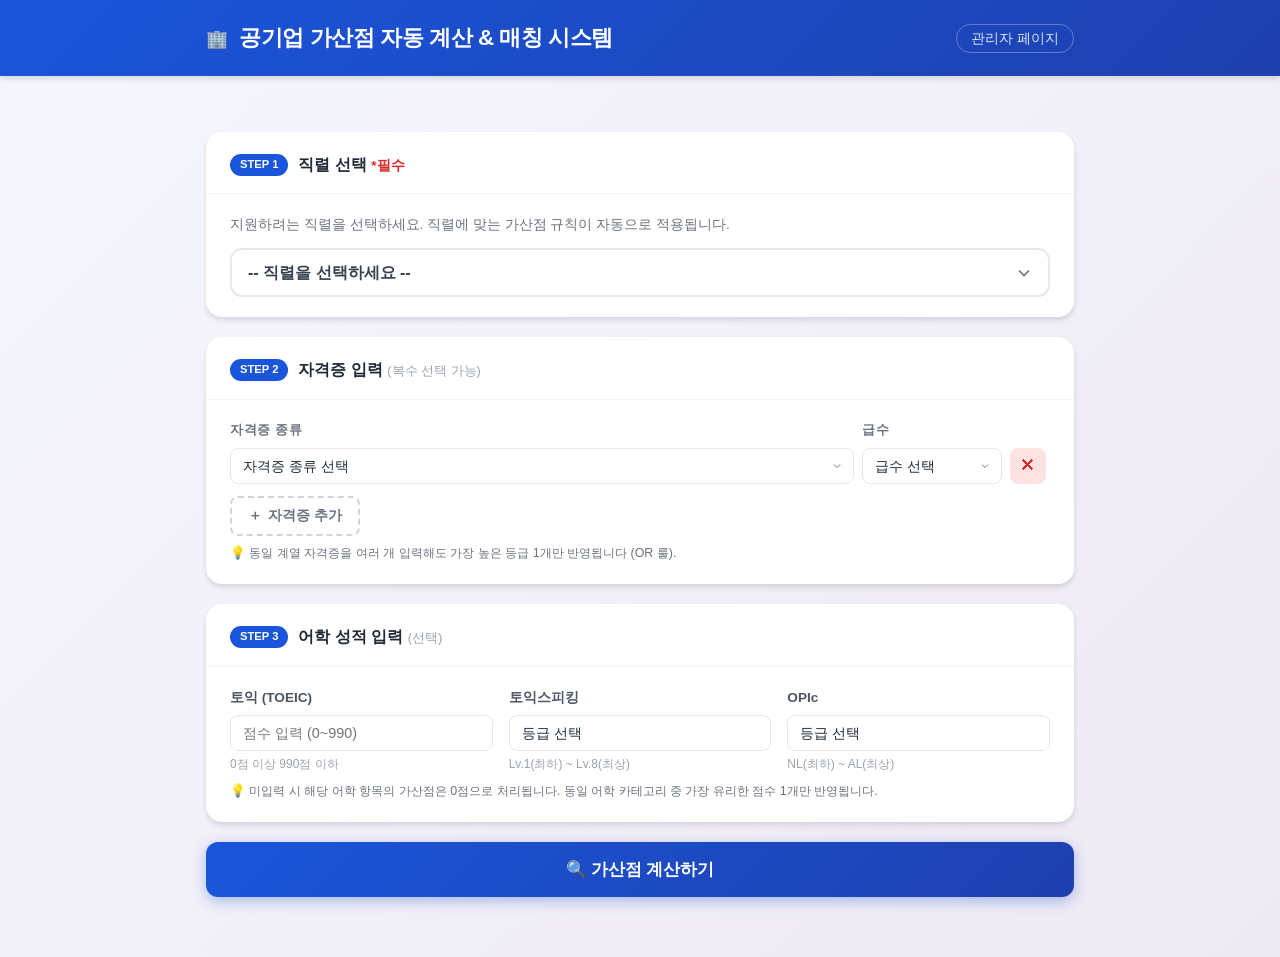
<file: frontend/index.html>
<!DOCTYPE html>
<html lang="ko">
<head>
  <meta charset="UTF-8" />
  <meta name="viewport" content="width=device-width, initial-scale=1.0" />
  <title>공기업 가산점 매칭 시스템</title>
  <link rel="stylesheet" href="css/style.css" />
</head>
<body>

<!-- ── 헤더 ─────────────────────────────────────────────────────── -->
<header class="site-header">
  <div class="container">
    <h1><span>🏢</span> 공기업 가산점 자동 계산 &amp; 매칭 시스템</h1>
    <nav class="header-nav">
      <a href="admin.html">관리자 페이지</a>
    </nav>
  </div>
</header>

<!-- ── Toast 컨테이너 ─────────────────────────────────────────────── -->
<div id="toast-container"></div>

<!-- ── 메인 컨테이너 ──────────────────────────────────────────────── -->
<main class="container">

  <!-- ════ 입력 섹션 ════════════════════════════════════════════════ -->
  <div id="input-section">

    <!-- STEP 1: 직렬 선택 (UC-001) -->
    <div class="card">
      <div class="card-header">
        <span class="step-badge">STEP 1</span>
        <h2>직렬 선택 <span style="color:var(--danger);font-size:0.85rem;">*필수</span></h2>
      </div>
      <div class="card-body">
        <p style="font-size:0.85rem;color:var(--gray-500);margin-bottom:12px;">
          지원하려는 직렬을 선택하세요. 직렬에 맞는 가산점 규칙이 자동으로 적용됩니다.
        </p>
        <div class="series-select-wrap">
          <select id="series-select" class="series-select">
            <option value="">-- 직렬을 선택하세요 --</option>
            <optgroup label="📁 일반직">
              <option value="행정">행정직 (경영·회계·행정)</option>
              <option value="사무">사무직</option>
              <option value="기술">기술직 (일반)</option>
            </optgroup>
            <optgroup label="⚡ 전력·에너지 기술직">
              <option value="전기">전기직</option>
              <option value="기계">기계직</option>
              <option value="화학">화학직</option>
              <option value="전기통신">전기통신직</option>
            </optgroup>
            <optgroup label="💻 IT 직군">
              <option value="IT">IT직 (정보처리·소프트웨어)</option>
              <option value="ICT">ICT직 (정보통신)</option>
            </optgroup>
            <optgroup label="🏗️ 건설·토목·건축">
              <option value="토목">토목직</option>
              <option value="건축">건축직</option>
            </optgroup>
            <optgroup label="🚂 철도 특수직 (한국철도공사 전용)">
              <option value="사무영업·열차승무">사무영업·열차승무</option>
              <option value="운전">운전직</option>
              <option value="차량">차량직</option>
            </optgroup>
          </select>
        </div>
        <div id="series-error" class="error-msg" style="display:none;margin-top:10px;"></div>
      </div>
    </div>

    <!-- STEP 2: 자격증 입력 (UC-002) -->
    <div class="card">
      <div class="card-header">
        <span class="step-badge">STEP 2</span>
        <h2>자격증 입력 <span style="color:var(--gray-400);font-size:0.8rem;font-weight:400;">(복수 선택 가능)</span></h2>
      </div>
      <div class="card-body">
        <div class="cert-table">
          <div class="cert-header">
            <span>자격증 종류</span>
            <span>급수</span>
            <span></span>
          </div>
          <div id="cert-table-body"></div>
        </div>
        <button class="btn-add-cert mt-12" id="btn-add-cert">
          <span>＋</span> 자격증 추가
        </button>
        <p class="text-xs text-gray-500 mt-8">
          💡 동일 계열 자격증을 여러 개 입력해도 가장 높은 등급 1개만 반영됩니다 (OR 룰).
        </p>
      </div>
    </div>

    <!-- STEP 3: 어학 성적 입력 (UC-003) -->
    <div class="card">
      <div class="card-header">
        <span class="step-badge">STEP 3</span>
        <h2>어학 성적 입력 <span style="color:var(--gray-400);font-size:0.8rem;font-weight:400;">(선택)</span></h2>
      </div>
      <div class="card-body">
        <div class="lang-grid">
          <div class="lang-item">
            <label for="toeic">토익 (TOEIC)</label>
            <input type="number" id="toeic" placeholder="점수 입력 (0~990)" min="0" max="990" />
            <div class="hint">0점 이상 990점 이하</div>
            <div id="toeic-error" class="error-msg" style="display:none;"></div>
          </div>
          <div class="lang-item">
            <label for="toeic-speaking">토익스피킹</label>
            <select id="toeic-speaking">
              <option value="">등급 선택</option>
              <option>Lv.1</option>
              <option>Lv.2</option>
              <option>Lv.3</option>
              <option>Lv.4</option>
              <option>Lv.5</option>
              <option>Lv.6</option>
              <option>Lv.7</option>
              <option>Lv.8</option>
            </select>
            <div class="hint">Lv.1(최하) ~ Lv.8(최상)</div>
          </div>
          <div class="lang-item">
            <label for="opic">OPIc</label>
            <select id="opic">
              <option value="">등급 선택</option>
              <option>NL</option>
              <option>IL</option>
              <option>IM1</option>
              <option>IM2</option>
              <option>IM3</option>
              <option>IH</option>
              <option>AL</option>
            </select>
            <div class="hint">NL(최하) ~ AL(최상)</div>
          </div>
        </div>
        <p class="text-xs text-gray-500 mt-8">
          💡 미입력 시 해당 어학 항목의 가산점은 0점으로 처리됩니다.
          동일 어학 카테고리 중 가장 유리한 점수 1개만 반영됩니다.
        </p>
      </div>
    </div>

    <!-- 계산하기 버튼 -->
    <button class="btn-calculate" id="btn-calculate">
      🔍 가산점 계산하기
    </button>

  </div><!-- / input-section -->

  <!-- ════ 결과 섹션 ════════════════════════════════════════════════ -->
  <div id="result-section" style="display:none;">

    <!-- 결과 헤더 -->
    <div class="result-header">
      <div>
        <h2 id="result-title">📊 나의 공기업 가산점 매칭 결과</h2>
        <div id="result-subtitle" class="subtitle"></div>
      </div>
      <button class="btn-back" id="btn-back">← 스펙 수정하기</button>
    </div>

    <!-- 요약 카드 -->
    <div class="summary-grid">
      <div class="summary-card">
        <div class="s-label">조회 기업 수</div>
        <div class="s-value" id="summary-total">-</div>
        <div class="s-sub">개 기업</div>
      </div>
      <div class="summary-card">
        <div class="s-label">만점 기업</div>
        <div class="s-value" id="summary-perfect">-</div>
        <div class="s-sub">개 (100%)</div>
      </div>
      <div class="summary-card">
        <div class="s-label">평균 매칭률</div>
        <div class="s-value" id="summary-avg">-</div>
        <div class="s-sub">전체 기준</div>
      </div>
    </div>

    <!-- 결과 테이블 -->
    <div class="card">
      <div class="result-table-wrapper">
        <table class="result-table">
          <thead>
            <tr>
              <th style="width:44px;text-align:center;">#</th>
              <th>공기업명</th>
              <th style="white-space:nowrap;">내 가산점 / 최대</th>
              <th style="min-width:140px;">매칭률</th>
              <th>상태</th>
            </tr>
          </thead>
          <tbody id="result-table-body"></tbody>
        </table>
      </div>
    </div>

    <!-- 안내 -->
    <div class="card" style="background:var(--primary-light);border:1.5px solid var(--primary)20;">
      <div class="card-body" style="padding:16px 20px;">
        <p class="text-sm" style="color:var(--primary);font-weight:600;">
          📌 매칭률 100% 기업은 현재 스펙으로 최고 가산점을 달성할 수 있습니다.
          피드백 버튼을 클릭하면 부족한 항목별 맞춤 개선 방향을 확인할 수 있습니다.
        </p>
        <p class="text-sm text-gray-500 mt-8">
          ※ 본 결과는 입력 스펙 기준 자동 계산값으로 실제 공기업 채용 공고를 반드시 확인하세요.
          가산점 정책은 공기업별·채용 시기별로 변동될 수 있습니다.
        </p>
      </div>
    </div>

  </div><!-- / result-section -->

</main><!-- / container -->

<script src="js/data.js"></script>
<script src="js/engine.js"></script>
<script src="js/api.js"></script>
<script src="js/main.js"></script>
</body>
</html>
</file>
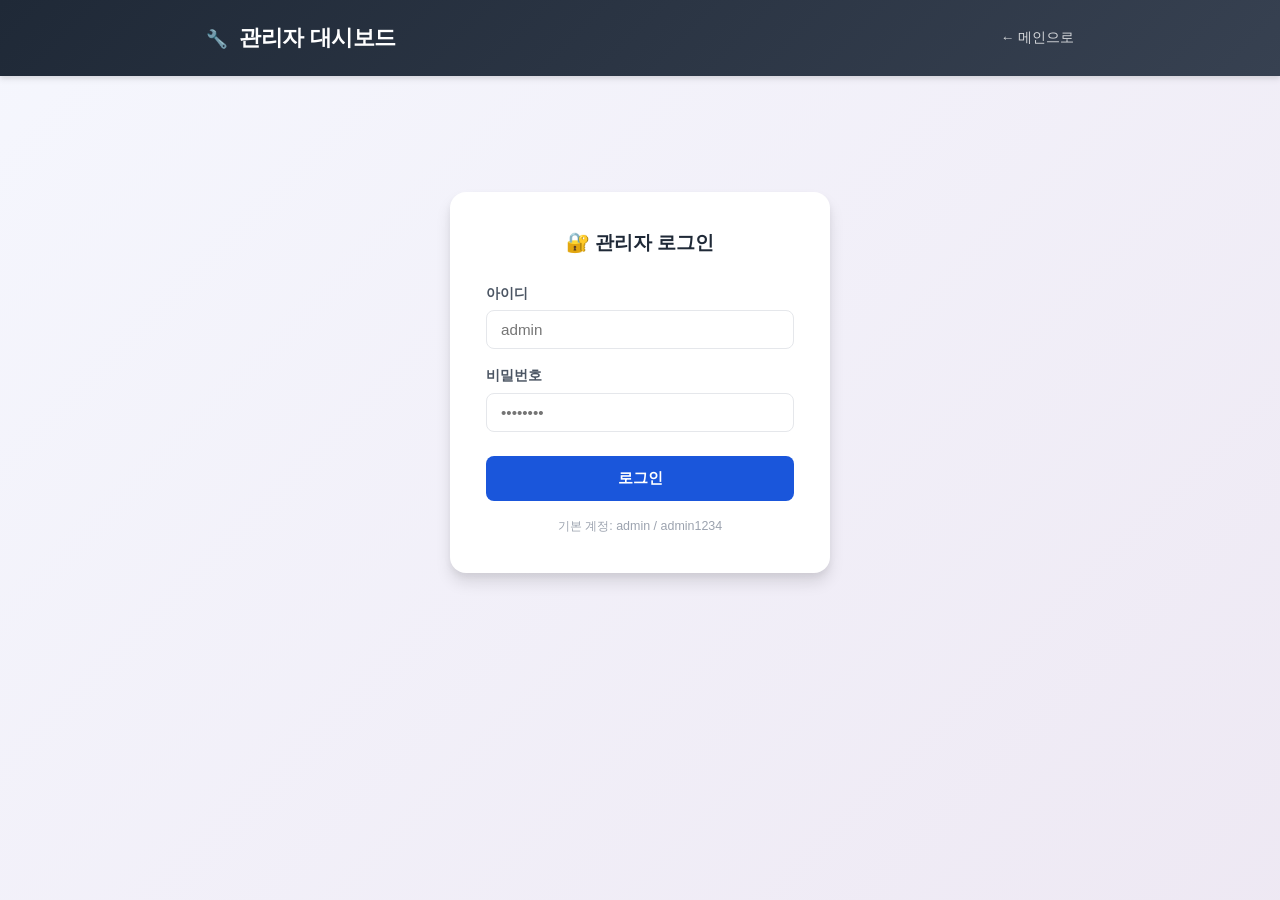
<file: frontend/admin.html>
<!DOCTYPE html>
<html lang="ko">
<head>
  <meta charset="UTF-8" />
  <meta name="viewport" content="width=device-width, initial-scale=1.0" />
  <title>관리자 대시보드 - 공기업 가산점 시스템</title>
  <link rel="stylesheet" href="css/style.css" />
  <style>
    /* 관리자 전용 스타일 */
    .admin-header { background: linear-gradient(135deg, #1f2937 0%, #374151 100%); }

    .login-card {
      max-width: 380px;
      margin: 60px auto;
      padding: 36px;
      background: white;
      border-radius: var(--radius-xl);
      box-shadow: var(--shadow-lg);
    }
    .login-card h2 { text-align: center; margin-bottom: 24px; font-size: 1.2rem; }
    .form-group { margin-bottom: 16px; }
    .form-group label { display: block; font-size: 0.85rem; font-weight: 600; color: var(--gray-600); margin-bottom: 6px; }
    .form-group input {
      width: 100%;
      padding: 10px 14px;
      border: 1.5px solid var(--gray-200);
      border-radius: var(--radius);
      font-size: 0.95rem;
    }
    .form-group input:focus { outline: none; border-color: var(--primary); box-shadow: 0 0 0 3px rgba(26,86,219,0.1); }
    .btn-login {
      width: 100%;
      padding: 12px;
      background: var(--primary);
      color: white;
      border: none;
      border-radius: var(--radius);
      font-size: 0.95rem;
      font-weight: 700;
      cursor: pointer;
      margin-top: 8px;
      transition: var(--transition);
    }
    .btn-login:hover { background: var(--primary-hover); }

    /* 대시보드 */
    .admin-toolbar {
      display: flex;
      align-items: center;
      gap: 12px;
      flex-wrap: wrap;
      margin-bottom: 20px;
    }
    .btn-primary-sm {
      padding: 9px 18px;
      background: var(--primary);
      color: white;
      border: none;
      border-radius: var(--radius);
      font-size: 0.875rem;
      font-weight: 600;
      cursor: pointer;
      transition: var(--transition);
      display: flex;
      align-items: center;
      gap: 6px;
    }
    .btn-primary-sm:hover { background: var(--primary-hover); }
    .btn-primary-sm:disabled { opacity: 0.6; cursor: not-allowed; }

    .btn-danger-sm {
      padding: 9px 18px;
      background: var(--danger);
      color: white;
      border: none;
      border-radius: var(--radius);
      font-size: 0.875rem;
      font-weight: 600;
      cursor: pointer;
      transition: var(--transition);
    }
    .btn-danger-sm:hover { opacity: 0.85; }

    /* 테이블 */
    .admin-table {
      width: 100%;
      border-collapse: separate;
      border-spacing: 0;
      font-size: 0.875rem;
    }
    .admin-table thead th {
      padding: 10px 14px;
      background: var(--gray-50);
      color: var(--gray-500);
      font-weight: 600;
      font-size: 0.78rem;
      text-transform: uppercase;
      letter-spacing: 0.05em;
      text-align: left;
      border-bottom: 2px solid var(--gray-200);
    }
    .admin-table tbody tr:hover td { background: var(--gray-50); }
    .admin-table tbody td {
      padding: 12px 14px;
      border-bottom: 1px solid var(--gray-100);
      vertical-align: middle;
    }

    .btn-sm {
      padding: 5px 12px;
      border-radius: 6px;
      font-size: 0.78rem;
      font-weight: 600;
      cursor: pointer;
      border: none;
      transition: var(--transition);
    }
    .btn-edit { background: var(--primary-light); color: var(--primary); }
    .btn-edit:hover { background: var(--primary); color: white; }
    .btn-delete-rule { background: var(--danger-bg); color: var(--danger); }
    .btn-delete-rule:hover { background: var(--danger); color: white; }

    .status-badge {
      display: inline-block;
      padding: 3px 10px;
      border-radius: 20px;
      font-size: 0.75rem;
      font-weight: 700;
    }
    .status-badge.active { background: var(--success-bg); color: var(--success); }
    .status-badge.inactive { background: var(--gray-100); color: var(--gray-500); }

    .badge-action {
      display: inline-block;
      padding: 2px 8px;
      border-radius: 4px;
      font-size: 0.72rem;
      font-weight: 700;
    }
    .badge-action.sync { background: var(--primary-light); color: var(--primary); }
    .badge-action.manual { background: var(--warning-bg); color: var(--warning); }

    /* 모달 */
    .modal-overlay {
      display: none;
      position: fixed;
      inset: 0;
      background: rgba(0,0,0,0.5);
      z-index: 100;
      align-items: flex-start;
      justify-content: center;
      padding: 24px 16px;
      overflow-y: auto;
    }
    .modal-box {
      background: white;
      border-radius: var(--radius-xl);
      box-shadow: var(--shadow-lg);
      width: 100%;
      max-width: 860px;
      margin: auto;
    }
    .modal-header {
      display: flex;
      align-items: center;
      justify-content: space-between;
      padding: 20px 24px;
      border-bottom: 1px solid var(--gray-200);
    }
    .modal-header h3 { font-size: 1rem; font-weight: 700; }
    .modal-body { padding: 20px 24px; max-height: 70vh; overflow-y: auto; }
    .modal-footer {
      padding: 16px 24px;
      border-top: 1px solid var(--gray-100);
      display: flex;
      justify-content: flex-end;
      gap: 10px;
    }
    .btn-close-modal {
      background: none;
      border: none;
      font-size: 1.3rem;
      cursor: pointer;
      color: var(--gray-400);
      padding: 4px;
    }
    .btn-close-modal:hover { color: var(--gray-700); }

    .form-row { display: grid; grid-template-columns: 1fr 1fr; gap: 16px; margin-bottom: 16px; }
    .form-field label { display: block; font-size: 0.82rem; font-weight: 600; color: var(--gray-600); margin-bottom: 5px; }
    .form-field input, .form-field select {
      width: 100%;
      padding: 9px 12px;
      border: 1.5px solid var(--gray-200);
      border-radius: var(--radius);
      font-size: 0.875rem;
    }
    .form-field input:focus, .form-field select:focus { outline: none; border-color: var(--primary); }

    .rules-table-wrap { overflow-x: auto; margin-top: 12px; }
    .rules-table { width: 100%; border-collapse: collapse; font-size: 0.8rem; }
    .rules-table th {
      padding: 8px 10px;
      background: var(--gray-50);
      border-bottom: 2px solid var(--gray-200);
      font-weight: 600;
      text-align: left;
      font-size: 0.73rem;
      color: var(--gray-500);
      text-transform: uppercase;
    }
    .rules-table td { padding: 6px 6px; border-bottom: 1px solid var(--gray-100); }
    .rules-table td input, .rules-table td select {
      width: 100%;
      padding: 6px 8px;
      border: 1px solid var(--gray-200);
      border-radius: 4px;
      font-size: 0.8rem;
      min-width: 70px;
    }
    .rules-table td input:focus, .rules-table td select:focus { outline: none; border-color: var(--primary); }

    @media (max-width: 640px) {
      .form-row { grid-template-columns: 1fr; }
    }
  </style>
</head>
<body>

<!-- ── 헤더 ─────────────────────────────────────────────────────── -->
<header class="site-header admin-header">
  <div class="container">
    <h1><span>🔧</span> 관리자 대시보드</h1>
    <div style="display:flex;align-items:center;gap:12px;">
      <a href="index.html" style="color:rgba(255,255,255,0.8);text-decoration:none;font-size:0.85rem;">← 메인으로</a>
      <button id="btn-logout" class="btn-danger-sm" style="display:none;">로그아웃</button>
    </div>
  </div>
</header>

<div id="toast-container"></div>

<main class="container">

  <!-- ── 로그인 섹션 ──────────────────────────────────────────────── -->
  <div id="login-section">
    <div class="login-card">
      <h2>🔐 관리자 로그인</h2>
      <form id="login-form">
        <div class="form-group">
          <label for="admin-username">아이디</label>
          <input type="text" id="admin-username" placeholder="admin" required autocomplete="username" />
        </div>
        <div class="form-group">
          <label for="admin-password">비밀번호</label>
          <input type="password" id="admin-password" placeholder="••••••••" required autocomplete="current-password" />
        </div>
        <div id="login-error" style="color:var(--danger);font-size:0.85rem;margin-bottom:8px;"></div>
        <button type="submit" class="btn-login">로그인</button>
      </form>
      <p style="text-align:center;font-size:0.78rem;color:var(--gray-400);margin-top:16px;">
        기본 계정: admin / admin1234
      </p>
    </div>
  </div>

  <!-- ── 대시보드 ──────────────────────────────────────────────────── -->
  <div id="dashboard-section" style="display:none;">

    <!-- 툴바 -->
    <div class="admin-toolbar">
      <button id="btn-add-company" class="btn-primary-sm">➕ 공기업 신규 등록</button>
      <button id="btn-sync" class="btn-primary-sm" style="background:var(--success);">🔄 DB 동기화 실행</button>
      <button id="btn-logout" class="btn-danger-sm">로그아웃</button>
    </div>

    <!-- 공기업 목록 -->
    <div class="card" style="margin-bottom:24px;">
      <div class="card-header">
        <h2>🏢 공기업 목록 관리</h2>
      </div>
      <div class="card-body" style="padding:0;">
        <div style="overflow-x:auto;">
          <table class="admin-table">
            <thead>
              <tr>
                <th>ID</th>
                <th>공기업명</th>
                <th>직렬</th>
                <th>최대 가산점</th>
                <th>상태</th>
                <th>관리</th>
              </tr>
            </thead>
            <tbody id="company-table-body">
              <tr><td colspan="6" style="text-align:center;color:var(--gray-400);padding:24px;">로딩 중...</td></tr>
            </tbody>
          </table>
        </div>
      </div>
    </div>

    <!-- 변경 이력 -->
    <div class="card">
      <div class="card-header">
        <h2>📋 변경 이력 (최근 20건)</h2>
      </div>
      <div class="card-body" style="padding:0;">
        <div style="overflow-x:auto;">
          <table class="admin-table">
            <thead>
              <tr>
                <th>일시</th>
                <th>구분</th>
                <th>기업 ID</th>
                <th>처리자</th>
                <th>내용</th>
              </tr>
            </thead>
            <tbody id="log-table-body">
              <tr><td colspan="5" style="text-align:center;color:var(--gray-400);padding:16px;">로딩 중...</td></tr>
            </tbody>
          </table>
        </div>
      </div>
    </div>

  </div><!-- / dashboard-section -->

</main>

<!-- ── 공기업 수정 모달 ─────────────────────────────────────────── -->
<div class="modal-overlay" id="company-modal">
  <div class="modal-box">
    <div class="modal-header">
      <h3 id="modal-title">공기업 수정</h3>
      <button class="btn-close-modal" id="modal-close">✕</button>
    </div>
    <div class="modal-body">
      <form id="company-form">
        <!-- 기본 정보 -->
        <div class="form-row">
          <div class="form-field">
            <label>공기업명 *</label>
            <input type="text" id="f-name" placeholder="예: 한국전력공사" required />
          </div>
          <div class="form-field">
            <label>직렬 *</label>
            <select id="f-series" required>
              <option value="공통">공통</option>
              <option value="사무직">사무직</option>
              <option value="기술직">기술직</option>
            </select>
          </div>
        </div>
        <div class="form-row">
          <div class="form-field">
            <label>최대 가산점 (점) *</label>
            <input type="number" id="f-max-score" placeholder="20" min="1" max="100" required />
          </div>
          <div class="form-field">
            <label style="display:flex;align-items:center;gap:8px;">
              <input type="checkbox" id="f-active" style="width:auto;margin:0;" checked />
              활성화 (is_active)
            </label>
          </div>
        </div>

        <!-- 가산점 룰 -->
        <div style="margin-top:20px;">
          <div style="display:flex;align-items:center;justify-content:space-between;margin-bottom:12px;">
            <strong style="font-size:0.9rem;">가산점 룰 목록</strong>
            <button type="button" id="btn-add-rule" class="btn-primary-sm" style="padding:6px 12px;font-size:0.78rem;">+ 룰 추가</button>
          </div>
          <div class="rules-table-wrap">
            <table class="rules-table">
              <thead>
                <tr>
                  <th>계열(category)</th>
                  <th>자격증명</th>
                  <th>급수</th>
                  <th>점수</th>
                  <th>계산방식</th>
                  <th>만점기준</th>
                  <th>직렬한정</th>
                  <th></th>
                </tr>
              </thead>
              <tbody id="rules-body"></tbody>
            </table>
          </div>
        </div>
      </form>
    </div>
    <div class="modal-footer">
      <button type="button" class="btn-sm" style="padding:8px 18px;border:1px solid var(--gray-300);background:white;border-radius:var(--radius);cursor:pointer;" onclick="document.getElementById('company-modal').style.display='none'">취소</button>
      <button type="submit" form="company-form" class="btn-primary-sm">💾 저장</button>
    </div>
  </div>
</div>

<script src="js/data.js"></script>
<script src="js/api.js"></script>
<script src="js/admin.js"></script>
</body>
</html>
</file>
<file: frontend/css/style.css>
/* ================================================================
   공기업 가산점 매칭 시스템 - 메인 스타일시트
   반응형(PC/모바일) 지원 (SRS 2.2 운영 환경 제약)
================================================================ */

/* ── 변수 정의 ────────────────────────────────────────────────── */
:root {
  --primary: #1a56db;
  --primary-hover: #1341b5;
  --primary-light: #e8f0fe;
  --success: #0d9488;
  --success-bg: #d1fae5;
  --warning: #d97706;
  --warning-bg: #fef3c7;
  --danger: #dc2626;
  --danger-bg: #fee2e2;
  --gray-50: #f9fafb;
  --gray-100: #f3f4f6;
  --gray-200: #e5e7eb;
  --gray-300: #d1d5db;
  --gray-400: #9ca3af;
  --gray-500: #6b7280;
  --gray-600: #4b5563;
  --gray-700: #374151;
  --gray-800: #1f2937;
  --gray-900: #111827;
  --shadow-sm: 0 1px 2px rgba(0,0,0,0.05);
  --shadow: 0 1px 3px rgba(0,0,0,0.1), 0 1px 2px rgba(0,0,0,0.06);
  --shadow-md: 0 4px 6px rgba(0,0,0,0.07), 0 2px 4px rgba(0,0,0,0.06);
  --shadow-lg: 0 10px 15px rgba(0,0,0,0.1), 0 4px 6px rgba(0,0,0,0.05);
  --radius: 8px;
  --radius-lg: 12px;
  --radius-xl: 16px;
  --transition: 0.2s ease;
}

/* ── 기본 리셋 ────────────────────────────────────────────────── */
*, *::before, *::after { box-sizing: border-box; margin: 0; padding: 0; }

html { scroll-behavior: smooth; }

body {
  font-family: 'Pretendard', 'Noto Sans KR', -apple-system, BlinkMacSystemFont, 'Segoe UI', sans-serif;
  font-size: 15px;
  line-height: 1.6;
  color: var(--gray-800);
  background: linear-gradient(135deg, #667eea10 0%, #764ba220 100%);
  min-height: 100vh;
}

/* ── 레이아웃 ─────────────────────────────────────────────────── */
.container {
  max-width: 900px;
  margin: 0 auto;
  padding: 24px 16px 60px;
}

/* ── 헤더 ─────────────────────────────────────────────────────── */
.site-header {
  background: linear-gradient(135deg, #1a56db 0%, #1e40af 100%);
  color: white;
  padding: 20px 0;
  box-shadow: var(--shadow-md);
  margin-bottom: 32px;
}
.site-header .container {
  padding-top: 0;
  padding-bottom: 0;
  display: flex;
  align-items: center;
  justify-content: space-between;
  flex-wrap: wrap;
  gap: 12px;
}
.site-header h1 {
  font-size: 1.4rem;
  font-weight: 700;
  letter-spacing: -0.02em;
}
.site-header h1 span { opacity: 0.85; font-size: 1.1rem; margin-right: 6px; }
.header-nav a {
  color: rgba(255,255,255,0.85);
  text-decoration: none;
  font-size: 0.85rem;
  padding: 6px 14px;
  border: 1px solid rgba(255,255,255,0.3);
  border-radius: 20px;
  transition: var(--transition);
}
.header-nav a:hover { background: rgba(255,255,255,0.15); color: white; }

/* ── 카드 컴포넌트 ────────────────────────────────────────────── */
.card {
  background: white;
  border-radius: var(--radius-xl);
  box-shadow: var(--shadow-md);
  overflow: hidden;
  margin-bottom: 20px;
}
.card-header {
  padding: 20px 24px 16px;
  border-bottom: 1px solid var(--gray-100);
  display: flex;
  align-items: center;
  gap: 10px;
}
.card-header h2 {
  font-size: 1rem;
  font-weight: 700;
  color: var(--gray-800);
}
.card-header .step-badge {
  background: var(--primary);
  color: white;
  font-size: 0.7rem;
  font-weight: 700;
  padding: 2px 10px;
  border-radius: 20px;
}
.card-body { padding: 20px 24px; }
.card-footer {
  padding: 16px 24px;
  background: var(--gray-50);
  border-top: 1px solid var(--gray-100);
}

/* ── 직렬 선택 (드롭다운) ─────────────────────────────────────── */
.series-select-wrap {
  position: relative;
}
.series-select {
  width: 100%;
  padding: 14px 40px 14px 16px;
  border: 2px solid var(--gray-200);
  border-radius: var(--radius-lg);
  background: white;
  color: var(--gray-700);
  font-size: 1rem;
  font-weight: 600;
  cursor: pointer;
  transition: var(--transition);
  appearance: none;
  -webkit-appearance: none;
  background-image: url("data:image/svg+xml,%3Csvg xmlns='http://www.w3.org/2000/svg' width='20' height='20' viewBox='0 0 24 24' fill='none' stroke='%236b7280' stroke-width='2'%3E%3Cpath d='M6 9l6 6 6-6'/%3E%3C/svg%3E");
  background-repeat: no-repeat;
  background-position: right 14px center;
  font-family: inherit;
}
.series-select:focus {
  outline: none;
  border-color: var(--primary);
  box-shadow: 0 0 0 3px rgba(26,86,219,0.15);
}
.series-select.selected {
  border-color: var(--primary);
  color: var(--primary);
  background-color: var(--primary-light);
}
/* 하위 호환: 구버전 버튼 방식 유지 */
.series-group { display: flex; gap: 12px; flex-wrap: wrap; }
.series-btn {
  flex: 1; min-width: 160px; padding: 14px 20px;
  border: 2px solid var(--gray-200); border-radius: var(--radius-lg);
  background: white; color: var(--gray-600); font-size: 0.95rem;
  font-weight: 600; cursor: pointer; transition: var(--transition);
  text-align: center; display: flex; align-items: center;
  justify-content: center; gap: 8px;
}
.series-btn:hover { border-color: var(--primary); color: var(--primary); background: var(--primary-light); }
.series-btn.active { border-color: var(--primary); background: var(--primary); color: white; box-shadow: 0 4px 12px rgba(26,86,219,0.3); }
.series-btn .series-icon { font-size: 1.2rem; }

/* ── 자격증 입력 테이블 ──────────────────────────────────────── */
.cert-table { width: 100%; }
.cert-header {
  display: grid;
  grid-template-columns: 1fr 140px 40px;
  gap: 8px;
  padding: 0 0 8px;
  font-size: 0.8rem;
  font-weight: 600;
  color: var(--gray-500);
  text-transform: uppercase;
  letter-spacing: 0.05em;
}
.cert-row {
  display: grid;
  grid-template-columns: 1fr 140px 40px;
  gap: 8px;
  margin-bottom: 8px;
  align-items: center;
}
.cert-row select {
  width: 100%;
  padding: 9px 12px;
  border: 1.5px solid var(--gray-200);
  border-radius: var(--radius);
  font-size: 0.9rem;
  color: var(--gray-800);
  background: white;
  cursor: pointer;
  transition: var(--transition);
  -webkit-appearance: none;
  background-image: url("data:image/svg+xml,%3Csvg xmlns='http://www.w3.org/2000/svg' width='12' height='12' viewBox='0 0 24 24' fill='none' stroke='%236b7280' stroke-width='2'%3E%3Cpath d='M6 9l6 6 6-6'/%3E%3C/svg%3E");
  background-repeat: no-repeat;
  background-position: right 10px center;
  padding-right: 30px;
}
.cert-row select:focus {
  outline: none;
  border-color: var(--primary);
  box-shadow: 0 0 0 3px rgba(26,86,219,0.1);
}
.cert-row select.error { border-color: var(--danger); }

.btn-delete-cert {
  width: 36px;
  height: 36px;
  border: none;
  border-radius: var(--radius);
  background: var(--danger-bg);
  color: var(--danger);
  font-size: 1rem;
  cursor: pointer;
  transition: var(--transition);
  display: flex;
  align-items: center;
  justify-content: center;
}
.btn-delete-cert:hover { background: var(--danger); color: white; }

.btn-add-cert {
  display: flex;
  align-items: center;
  gap: 6px;
  padding: 9px 16px;
  border: 2px dashed var(--gray-300);
  border-radius: var(--radius);
  background: transparent;
  color: var(--gray-500);
  font-size: 0.875rem;
  font-weight: 600;
  cursor: pointer;
  transition: var(--transition);
  margin-top: 4px;
}
.btn-add-cert:hover {
  border-color: var(--primary);
  color: var(--primary);
  background: var(--primary-light);
}

/* ── 어학 성적 입력 ───────────────────────────────────────────── */
.lang-grid {
  display: grid;
  grid-template-columns: repeat(auto-fit, minmax(200px, 1fr));
  gap: 16px;
}
.lang-item label {
  display: block;
  font-size: 0.85rem;
  font-weight: 600;
  color: var(--gray-600);
  margin-bottom: 6px;
}
.lang-item input[type="number"],
.lang-item select {
  width: 100%;
  padding: 9px 12px;
  border: 1.5px solid var(--gray-200);
  border-radius: var(--radius);
  font-size: 0.9rem;
  color: var(--gray-800);
  transition: var(--transition);
  -webkit-appearance: none;
  background: white;
}
.lang-item input:focus,
.lang-item select:focus {
  outline: none;
  border-color: var(--primary);
  box-shadow: 0 0 0 3px rgba(26,86,219,0.1);
}
.lang-item input.error,
.lang-item select.error { border-color: var(--danger); }
.lang-item .hint {
  font-size: 0.75rem;
  color: var(--gray-400);
  margin-top: 4px;
}

/* ── 인라인 오류 메시지 ──────────────────────────────────────── */
.error-msg {
  font-size: 0.8rem;
  color: var(--danger);
  margin-top: 4px;
  display: flex;
  align-items: center;
  gap: 4px;
}

/* ── 계산하기 버튼 ────────────────────────────────────────────── */
.btn-calculate {
  display: flex;
  align-items: center;
  justify-content: center;
  gap: 10px;
  width: 100%;
  padding: 16px 32px;
  background: linear-gradient(135deg, #1a56db 0%, #1e40af 100%);
  color: white;
  font-size: 1.05rem;
  font-weight: 700;
  border: none;
  border-radius: var(--radius-lg);
  cursor: pointer;
  transition: var(--transition);
  box-shadow: 0 4px 14px rgba(26,86,219,0.35);
  letter-spacing: -0.01em;
}
.btn-calculate:hover {
  transform: translateY(-1px);
  box-shadow: 0 6px 20px rgba(26,86,219,0.45);
}
.btn-calculate:active { transform: translateY(0); }
.btn-calculate:disabled {
  opacity: 0.6;
  cursor: not-allowed;
  transform: none;
}

/* ── 스피너 ───────────────────────────────────────────────────── */
.spinner {
  width: 20px;
  height: 20px;
  border: 2.5px solid rgba(255,255,255,0.3);
  border-top-color: white;
  border-radius: 50%;
  animation: spin 0.8s linear infinite;
}
@keyframes spin { to { transform: rotate(360deg); } }

/* ── 결과 화면 ────────────────────────────────────────────────── */
#result-section { display: none; }

.result-header {
  display: flex;
  align-items: center;
  justify-content: space-between;
  flex-wrap: wrap;
  gap: 12px;
  margin-bottom: 20px;
}
.result-header h2 {
  font-size: 1.15rem;
  font-weight: 700;
  color: var(--gray-800);
}
.result-header .subtitle {
  font-size: 0.85rem;
  color: var(--gray-500);
  margin-top: 2px;
}

.btn-back {
  display: flex;
  align-items: center;
  gap: 6px;
  padding: 9px 18px;
  border: 2px solid var(--primary);
  border-radius: var(--radius);
  background: white;
  color: var(--primary);
  font-size: 0.875rem;
  font-weight: 600;
  cursor: pointer;
  transition: var(--transition);
  white-space: nowrap;
}
.btn-back:hover { background: var(--primary); color: white; }

/* ── 결과 테이블 ─────────────────────────────────────────────── */
.result-table-wrapper { overflow-x: auto; }
.result-table {
  width: 100%;
  border-collapse: separate;
  border-spacing: 0;
  font-size: 0.9rem;
}
.result-table thead th {
  padding: 12px 16px;
  background: var(--gray-50);
  color: var(--gray-500);
  font-weight: 600;
  font-size: 0.78rem;
  text-transform: uppercase;
  letter-spacing: 0.05em;
  text-align: left;
  border-bottom: 2px solid var(--gray-200);
}
.result-table thead th:first-child { border-radius: var(--radius) 0 0 0; }
.result-table thead th:last-child { border-radius: 0 var(--radius) 0 0; }

.result-table tbody tr { transition: var(--transition); }
.result-table tbody tr:hover td { background: var(--gray-50); }
.result-table tbody td {
  padding: 14px 16px;
  border-bottom: 1px solid var(--gray-100);
  vertical-align: middle;
}

/* 순위 */
.rank-cell {
  font-weight: 700;
  color: var(--gray-400);
  font-size: 0.85rem;
  text-align: center;
  width: 40px;
}
.rank-cell.top1 { color: #f59e0b; }
.rank-cell.top2 { color: var(--gray-400); }
.rank-cell.top3 { color: #b45309; }

/* 매칭률 바 */
.match-rate-cell { min-width: 120px; }
.match-bar-wrap {
  display: flex;
  align-items: center;
  gap: 8px;
}
.match-bar-bg {
  flex: 1;
  height: 6px;
  background: var(--gray-100);
  border-radius: 99px;
  overflow: hidden;
}
.match-bar-fill {
  height: 100%;
  border-radius: 99px;
  transition: width 0.8s cubic-bezier(0.4, 0, 0.2, 1);
}
.match-bar-fill.perfect { background: linear-gradient(90deg, #10b981, #059669); }
.match-bar-fill.high { background: linear-gradient(90deg, #3b82f6, #2563eb); }
.match-bar-fill.mid { background: linear-gradient(90deg, #f59e0b, #d97706); }
.match-bar-fill.low { background: linear-gradient(90deg, #ef4444, #dc2626); }
.match-rate-pct {
  font-weight: 700;
  font-size: 0.875rem;
  min-width: 38px;
  text-align: right;
}

/* 뱃지 */
.badge {
  display: inline-flex;
  align-items: center;
  gap: 4px;
  padding: 4px 10px;
  border-radius: 20px;
  font-size: 0.78rem;
  font-weight: 700;
  white-space: nowrap;
}
.badge-perfect { background: var(--success-bg); color: var(--success); }
.badge-high { background: #dbeafe; color: #1d4ed8; }
.badge-mid { background: var(--warning-bg); color: var(--warning); }
.badge-low { background: var(--danger-bg); color: var(--danger); }

/* 피드백 토글 버튼 */
.btn-feedback {
  display: inline-flex;
  align-items: center;
  gap: 4px;
  padding: 5px 12px;
  border: 1px solid var(--gray-200);
  border-radius: 20px;
  background: white;
  color: var(--gray-600);
  font-size: 0.8rem;
  font-weight: 600;
  cursor: pointer;
  transition: var(--transition);
}
.btn-feedback:hover { border-color: var(--primary); color: var(--primary); }
.btn-feedback.open { background: var(--primary-light); color: var(--primary); border-color: var(--primary); }

/* 피드백 확장 행 */
.feedback-row td {
  padding: 0;
  background: var(--gray-50);
  border-bottom: 1px solid var(--gray-200);
}
.feedback-content {
  padding: 14px 16px 14px 56px;
  display: flex;
  align-items: flex-start;
  gap: 10px;
  font-size: 0.875rem;
  color: var(--gray-700);
  line-height: 1.7;
}
.feedback-icon { font-size: 1.1rem; flex-shrink: 0; margin-top: 1px; }

/* ── 요약 카드 ────────────────────────────────────────────────── */
.summary-grid {
  display: grid;
  grid-template-columns: repeat(auto-fit, minmax(140px, 1fr));
  gap: 16px;
  margin-bottom: 24px;
}
.summary-card {
  background: white;
  border: 1px solid var(--gray-200);
  border-radius: var(--radius-lg);
  padding: 16px;
  text-align: center;
}
.summary-card .s-label {
  font-size: 0.75rem;
  color: var(--gray-500);
  font-weight: 600;
  text-transform: uppercase;
  letter-spacing: 0.04em;
  margin-bottom: 6px;
}
.summary-card .s-value {
  font-size: 1.6rem;
  font-weight: 800;
  color: var(--gray-800);
  line-height: 1;
}
.summary-card .s-sub { font-size: 0.75rem; color: var(--gray-400); margin-top: 4px; }

/* ── Toast 알림 ───────────────────────────────────────────────── */
#toast-container {
  position: fixed;
  top: 20px;
  right: 20px;
  z-index: 9999;
  display: flex;
  flex-direction: column;
  gap: 10px;
}
.toast {
  display: flex;
  align-items: center;
  gap: 10px;
  padding: 14px 18px;
  border-radius: var(--radius-lg);
  box-shadow: var(--shadow-lg);
  font-size: 0.875rem;
  font-weight: 500;
  min-width: 260px;
  max-width: 380px;
  animation: slideIn 0.3s ease;
  border-left: 4px solid;
}
.toast-error { background: white; border-color: var(--danger); color: var(--gray-800); }
.toast-success { background: white; border-color: var(--success); color: var(--gray-800); }
.toast-info { background: white; border-color: var(--primary); color: var(--gray-800); }
.toast-icon { font-size: 1.1rem; flex-shrink: 0; }
@keyframes slideIn {
  from { transform: translateX(120%); opacity: 0; }
  to { transform: translateX(0); opacity: 1; }
}
@keyframes slideOut {
  from { transform: translateX(0); opacity: 1; }
  to { transform: translateX(120%); opacity: 0; }
}
.toast.closing { animation: slideOut 0.3s ease forwards; }

/* ── 빈 상태 ──────────────────────────────────────────────────── */
.empty-state {
  text-align: center;
  padding: 40px 20px;
  color: var(--gray-400);
}
.empty-state .empty-icon { font-size: 3rem; margin-bottom: 12px; }
.empty-state p { font-size: 0.95rem; }

/* ── 섹션 제목 ────────────────────────────────────────────────── */
.section-title {
  display: flex;
  align-items: center;
  gap: 8px;
  font-size: 0.85rem;
  font-weight: 600;
  color: var(--gray-500);
  text-transform: uppercase;
  letter-spacing: 0.05em;
  margin-bottom: 16px;
}
.section-title::after {
  content: '';
  flex: 1;
  height: 1px;
  background: var(--gray-200);
}

/* ── 유틸리티 ─────────────────────────────────────────────────── */
.hidden { display: none !important; }
.mt-8 { margin-top: 8px; }
.mt-12 { margin-top: 12px; }
.mt-16 { margin-top: 16px; }
.flex { display: flex; }
.items-center { align-items: center; }
.gap-8 { gap: 8px; }
.text-sm { font-size: 0.875rem; }
.text-xs { font-size: 0.78rem; }
.text-gray-500 { color: var(--gray-500); }
.font-bold { font-weight: 700; }

/* ── 반응형 ───────────────────────────────────────────────────── */
@media (max-width: 640px) {
  body { font-size: 14px; }
  .container { padding: 16px 12px 48px; }
  .site-header { padding: 14px 0; }
  .site-header h1 { font-size: 1.1rem; }
  .card-body { padding: 16px; }
  .cert-header { display: none; }
  .cert-row {
    grid-template-columns: 1fr 100px 36px;
    gap: 6px;
  }
  .lang-grid { grid-template-columns: 1fr 1fr; }
  .result-table thead th:nth-child(3),
  .result-table tbody td:nth-child(3) { display: none; }
  .summary-grid { grid-template-columns: repeat(2, 1fr); }
  .result-header { flex-direction: column; align-items: flex-start; }
  #toast-container { right: 12px; left: 12px; top: 12px; }
  .toast { min-width: unset; max-width: 100%; }
}
</file>
